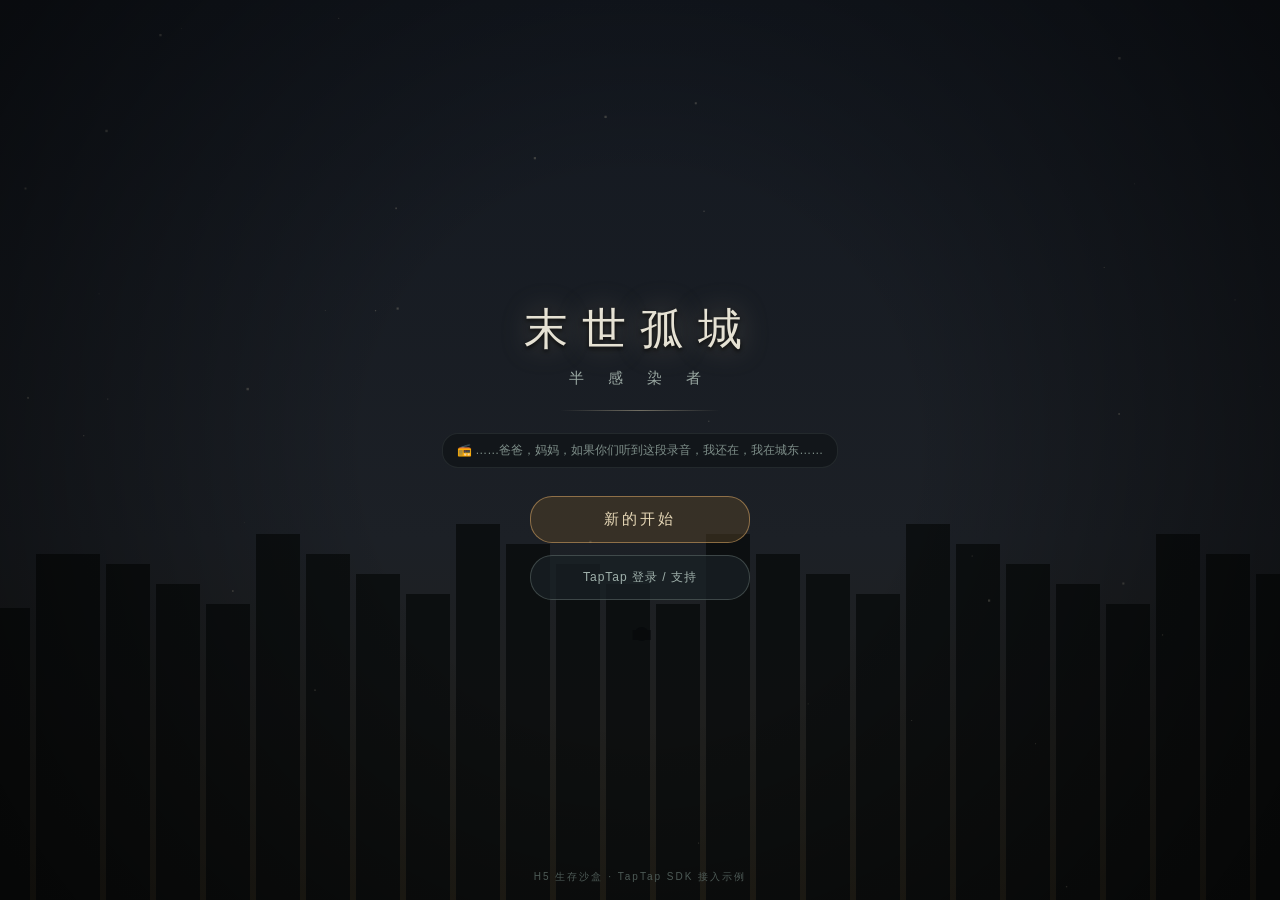
<file: index.html>
<!DOCTYPE html>
<html lang="zh-CN">
<head>
<meta charset="UTF-8">
<meta name="viewport" content="width=device-width, initial-scale=1.0, maximum-scale=1.0, user-scalable=no, viewport-fit=cover">
<meta name="apple-mobile-web-app-capable" content="yes">
<meta name="theme-color" content="#0b0e12">
<title>末世孤城 · 半感染者</title>
<link rel="stylesheet" href="css/style.css">
</head>
<body>
<div id="app">
  <canvas id="game"></canvas>

  <!-- 顶部 HUD -->
  <div id="hud" class="hidden">
    <div id="hud-top">
      <div class="stat-block">
        <div class="stat-row">
          <span class="stat-label">生命</span>
          <div class="bar"><div id="bar-hp" class="bar-fill hp"></div></div>
          <span id="txt-hp" class="stat-num"></span>
        </div>
        <div class="stat-row">
          <span class="stat-label">感染</span>
          <div class="bar"><div id="bar-inf" class="bar-fill inf"></div></div>
          <span id="txt-inf" class="stat-num"></span>
        </div>
        <div class="stat-row">
          <span class="stat-label">饥饿</span>
          <div class="bar"><div id="bar-hun" class="bar-fill hun"></div></div>
          <span id="txt-hun" class="stat-num"></span>
        </div>
        <div class="stat-row">
          <span class="stat-label">口渴</span>
          <div class="bar"><div id="bar-thi" class="bar-fill thi"></div></div>
          <span id="txt-thi" class="stat-num"></span>
        </div>
        <div class="stat-row">
          <span class="stat-label">体力</span>
          <div class="bar"><div id="bar-en" class="bar-fill en"></div></div>
          <span id="txt-en" class="stat-num"></span>
        </div>
      </div>
      <div id="day-info">
        <div id="txt-day">第 1 天</div>
        <div id="txt-weather">阴</div>
      </div>
      <div id="hud-buttons">
        <button class="hud-btn" id="btn-bag" title="背包">🎒</button>
        <button class="hud-btn" id="btn-diary" title="日记">📖</button>
        <button class="hud-btn" id="btn-set" title="设置">⚙️</button>
      </div>
    </div>
    <div id="toast-wrap"></div>
  </div>

  <!-- 虚拟摇杆 / 操作按钮 -->
  <div id="controls" class="hidden">
    <div id="joystick-zone">
      <div id="joystick"><div id="joystick-knob"></div></div>
    </div>
    <div id="action-btns">
      <button class="act-btn" id="btn-atk">🗡</button>
      <button class="act-btn" id="btn-interact">✋</button>
      <button class="act-btn" id="btn-skill" title="尸化之爪">🩸</button>
    </div>
  </div>

  <!-- 弹窗层 -->
  <div id="modal-mask" class="hidden">
    <div id="modal">
      <div id="modal-title"></div>
      <div id="modal-body"></div>
      <div id="modal-btns"></div>
    </div>
  </div>

  <!-- 背包面板 -->
  <div id="panel-bag" class="panel hidden">
    <div class="panel-head"><span>背包</span><button class="panel-close" data-close="bag">×</button></div>
    <div id="bag-grid" class="grid"></div>
  </div>

  <!-- 日记面板 -->
  <div id="panel-diary" class="panel hidden">
    <div class="panel-head"><span>废墟日记 · 阿岚的笔记</span><button class="panel-close" data-close="diary">×</button></div>
    <div id="diary-list"></div>
  </div>

  <!-- 设置面板 -->
  <div id="panel-set" class="panel hidden">
    <div class="panel-head"><span>设置</span><button class="panel-close" data-close="set">×</button></div>
    <div class="set-row"><span>音效</span><button id="set-sfx" class="toggle-btn">开</button></div>
    <div class="set-row"><span>音乐</span><button id="set-music" class="toggle-btn">开</button></div>
    <div class="set-row"><span>屏幕震动</span><button id="set-shake" class="toggle-btn">开</button></div>
    <div class="set-row"><span>TapTap</span><button id="btn-tap" class="toggle-btn">未登录</button></div>
    <div class="set-row"><span>游戏存档</span><button id="btn-save" class="toggle-btn">已自动保存</button></div>
    <button class="set-danger" id="btn-reset">清除存档并重开</button>
  </div>

  <!-- 度过一天转场 -->
  <div id="daypass" class="hidden">
    <div id="daypass-inner">
      <div id="daypass-day"></div>
      <div id="daypass-weather"></div>
      <div id="daypass-line"></div>
    </div>
  </div>

  <!-- 结局画面 -->
  <div id="ending" class="hidden">
    <div id="ending-inner">
      <div id="ending-title"></div>
      <div id="ending-text"></div>
      <button id="btn-ending-restart">重新开始</button>
    </div>
  </div>

  <div id="loading">
    <div id="loading-text">风穿过钢筋水泥的缝隙…</div>
  </div>
</div>

<!-- 官方 TapTap H5 SDK 从这里接入（可选，见 docs/taptap-sdk.md） -->
<!-- <script src="https://lf3-cdn-tos.bytecdntp.com/cdn/expire-1-M/tap-web-sdk/.../tap-web-sdk.min.js"></script> -->
<script src="js/utils.js"></script>
<script src="js/config.js"></script>
<script src="js/audio.js"></script>
<script src="js/save.js"></script>
<script src="js/sdk/taptap.js"></script>
<script src="js/state.js"></script>
<script src="js/input.js"></script>
<script src="js/ui.js"></script>
<script src="js/entities.js"></script>
<script src="js/scenes/menu.js"></script>
<script src="js/scenes/base.js"></script>
<script src="js/scenes/scavenge.js"></script>
<script src="js/main.js"></script>

  <!-- 横屏引导：手机竖屏时提示旋转 -->
  <div id="rotate-overlay">
    <div>
      <span class="rot">📱</span>
      <div class="t1">请旋转手机 · 横屏游玩</div>
      <div class="t2">竖屏会挡住部分操作，横过来体验最佳</div>
      <button id="rotate-dismiss">仍要竖屏游玩</button>
    </div>
  </div>
</body>
</html>
</file>
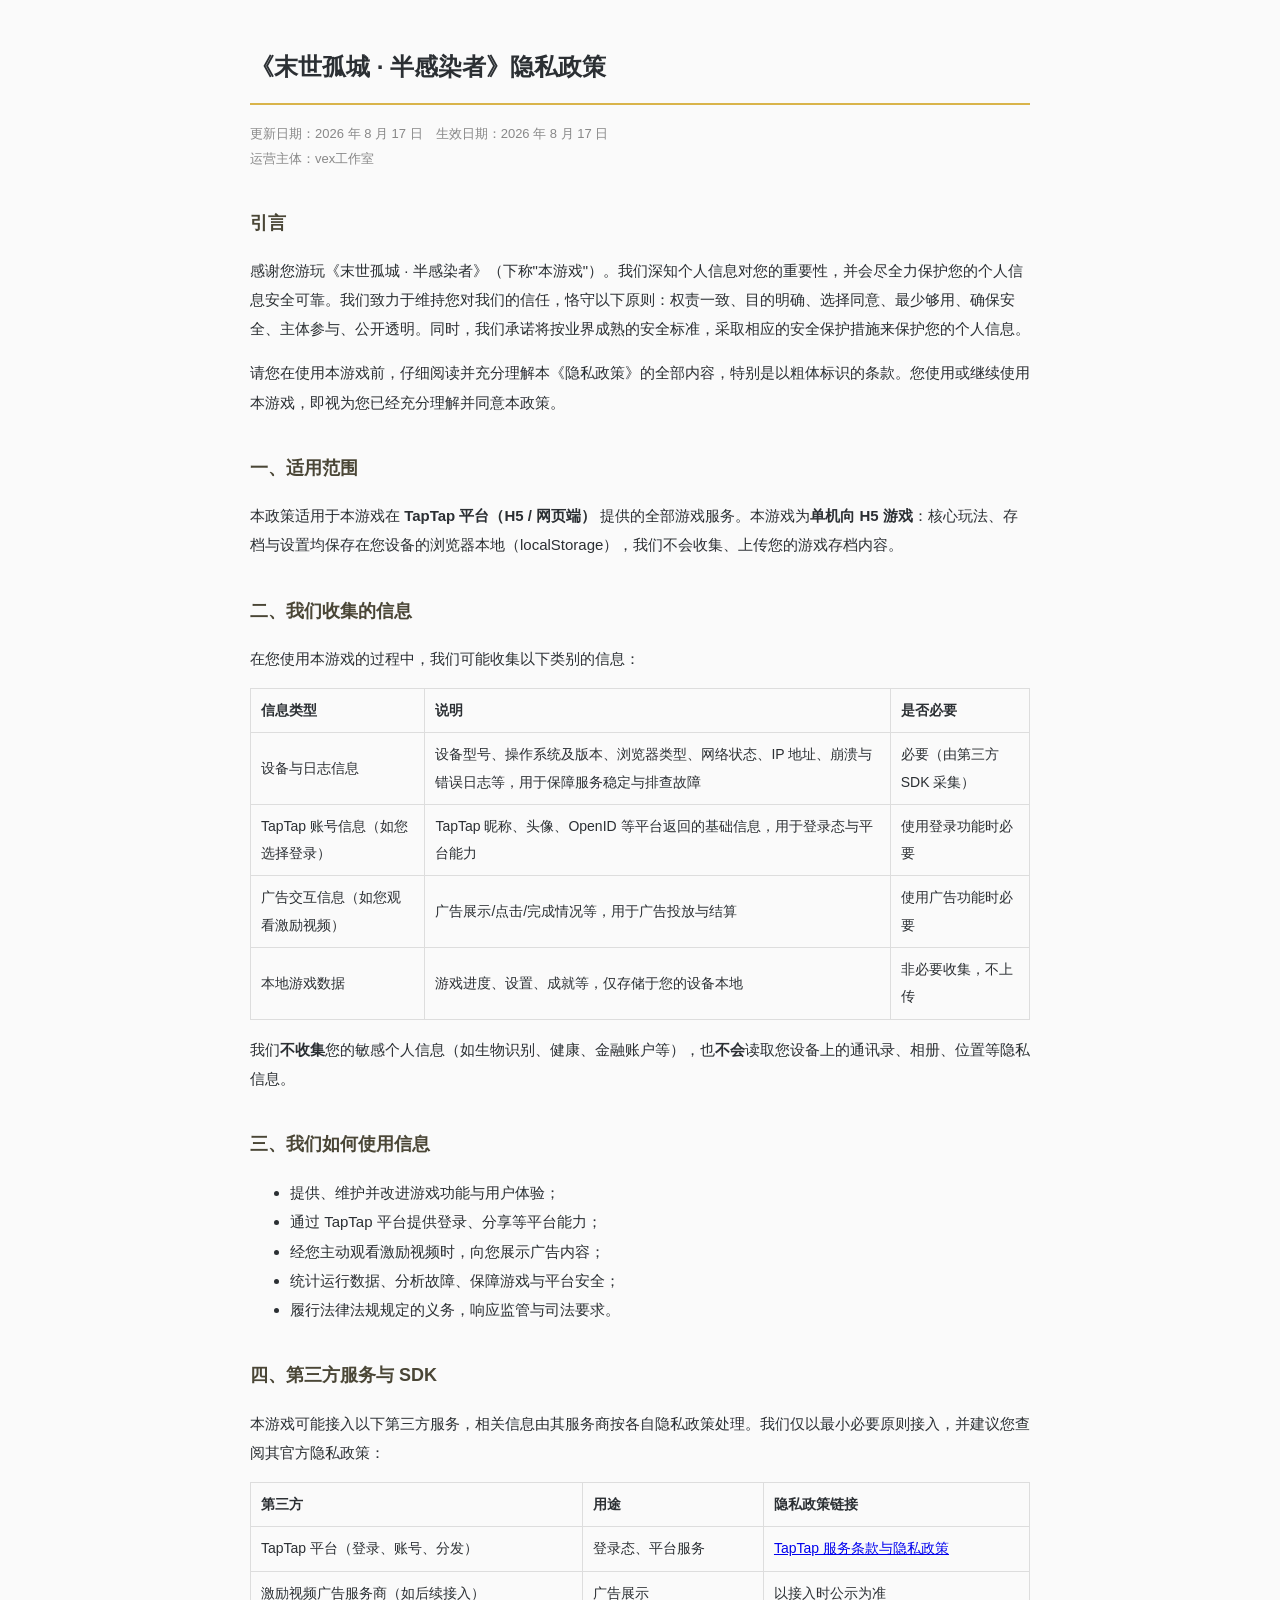
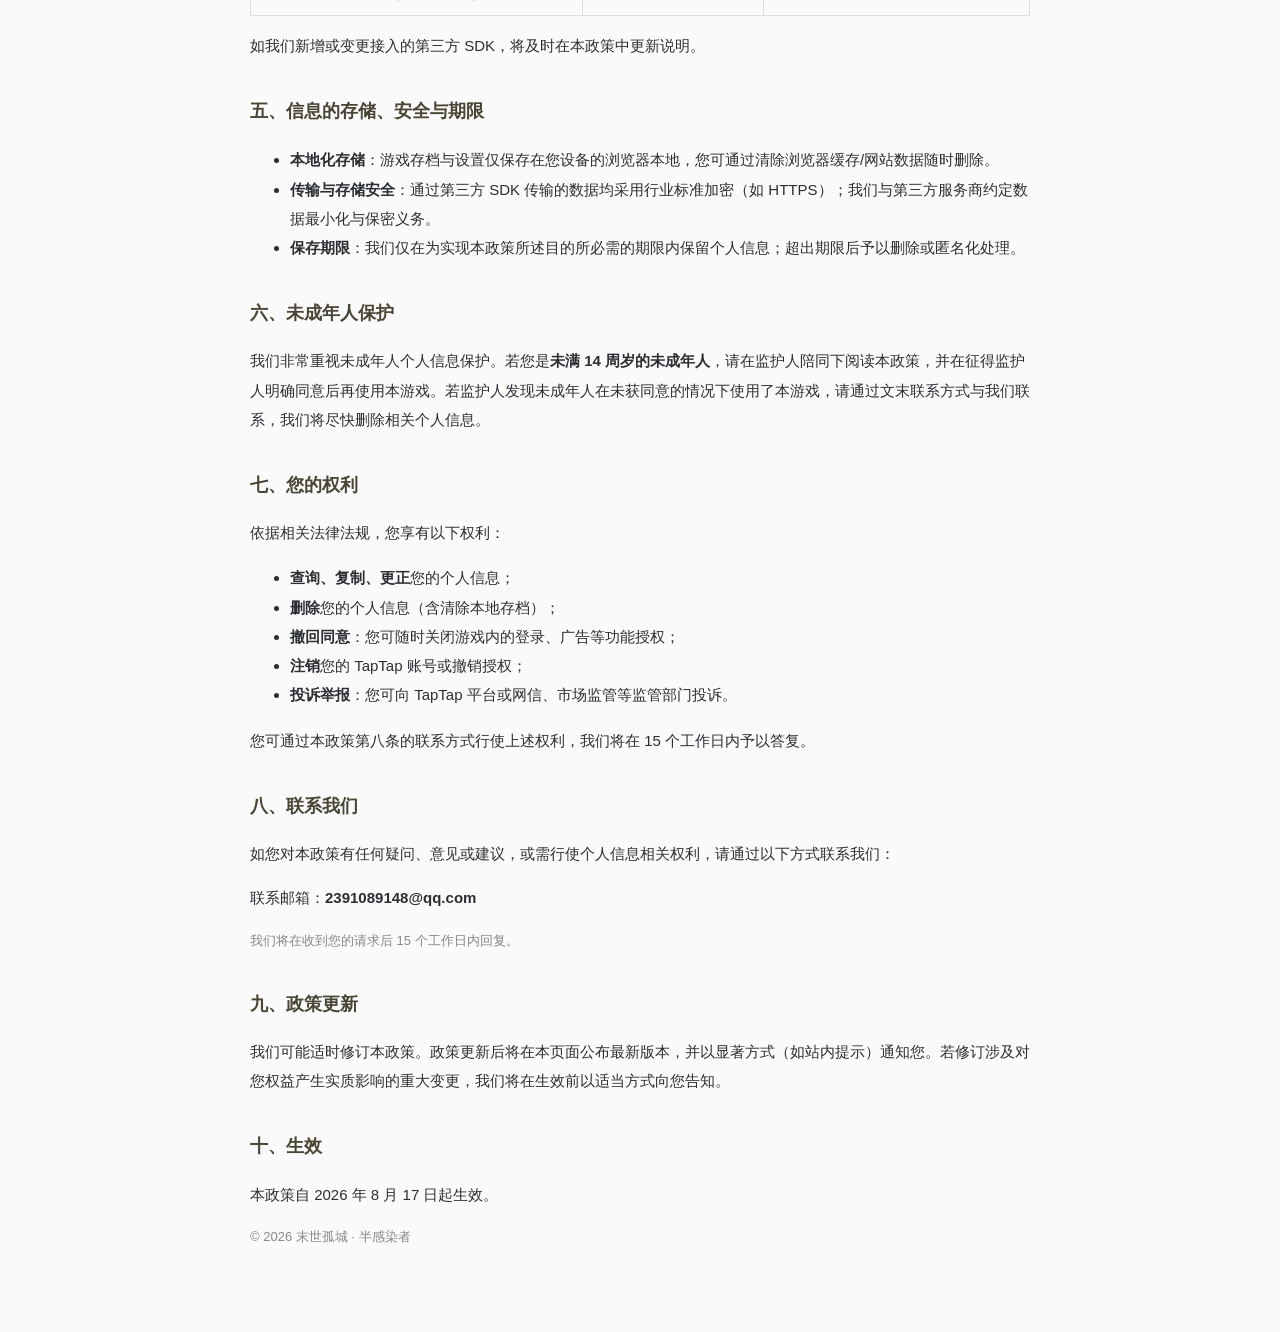
<file: moshi.html>
<!DOCTYPE html>
<html lang="zh-CN">
<head>
<meta charset="UTF-8">
<meta name="viewport" content="width=device-width, initial-scale=1.0">
<title>《末世孤城 · 半感染者》隐私政策</title>
<style>
  body { font-family: "PingFang SC","Microsoft YaHei","Noto Sans SC",sans-serif; max-width: 780px; margin: 0 auto; padding: 28px 20px 70px; color: #2b2f33; line-height: 1.95; background: #fafafa; }
  h1 { font-size: 24px; border-bottom: 2px solid #d9b44a; padding-bottom: 12px; }
  h2 { font-size: 18px; margin-top: 34px; color: #4a4636; }
  p, li { font-size: 15px; }
  .muted { color: #888; font-size: 13px; }
  table { border-collapse: collapse; width: 100%; font-size: 14px; }
  th, td { border: 1px solid #ddd; padding: 8px 10px; text-align: left; }
</style>
</head>
<body>
<h1>《末世孤城 · 半感染者》隐私政策</h1>
<p class="muted">更新日期：2026 年 8 月 17 日　生效日期：2026 年 8 月 17 日<br>运营主体：vex工作室</p>

<h2>引言</h2>
<p>感谢您游玩《末世孤城 · 半感染者》（下称"本游戏"）。我们深知个人信息对您的重要性，并会尽全力保护您的个人信息安全可靠。我们致力于维持您对我们的信任，恪守以下原则：权责一致、目的明确、选择同意、最少够用、确保安全、主体参与、公开透明。同时，我们承诺将按业界成熟的安全标准，采取相应的安全保护措施来保护您的个人信息。</p>
<p>请您在使用本游戏前，仔细阅读并充分理解本《隐私政策》的全部内容，特别是以粗体标识的条款。您使用或继续使用本游戏，即视为您已经充分理解并同意本政策。</p>

<h2>一、适用范围</h2>
<p>本政策适用于本游戏在 <b>TapTap 平台（H5 / 网页端）</b> 提供的全部游戏服务。本游戏为<b>单机向 H5 游戏</b>：核心玩法、存档与设置均保存在您设备的浏览器本地（localStorage），我们不会收集、上传您的游戏存档内容。</p>

<h2>二、我们收集的信息</h2>
<p>在您使用本游戏的过程中，我们可能收集以下类别的信息：</p>
<table>
  <tr><th>信息类型</th><th>说明</th><th>是否必要</th></tr>
  <tr><td>设备与日志信息</td><td>设备型号、操作系统及版本、浏览器类型、网络状态、IP 地址、崩溃与错误日志等，用于保障服务稳定与排查故障</td><td>必要（由第三方 SDK 采集）</td></tr>
  <tr><td>TapTap 账号信息（如您选择登录）</td><td>TapTap 昵称、头像、OpenID 等平台返回的基础信息，用于登录态与平台能力</td><td>使用登录功能时必要</td></tr>
  <tr><td>广告交互信息（如您观看激励视频）</td><td>广告展示/点击/完成情况等，用于广告投放与结算</td><td>使用广告功能时必要</td></tr>
  <tr><td>本地游戏数据</td><td>游戏进度、设置、成就等，仅存储于您的设备本地</td><td>非必要收集，不上传</td></tr>
</table>
<p>我们<b>不收集</b>您的敏感个人信息（如生物识别、健康、金融账户等），也<b>不会</b>读取您设备上的通讯录、相册、位置等隐私信息。</p>

<h2>三、我们如何使用信息</h2>
<ul>
  <li>提供、维护并改进游戏功能与用户体验；</li>
  <li>通过 TapTap 平台提供登录、分享等平台能力；</li>
  <li>经您主动观看激励视频时，向您展示广告内容；</li>
  <li>统计运行数据、分析故障、保障游戏与平台安全；</li>
  <li>履行法律法规规定的义务，响应监管与司法要求。</li>
</ul>

<h2>四、第三方服务与 SDK</h2>
<p>本游戏可能接入以下第三方服务，相关信息由其服务商按各自隐私政策处理。我们仅以最小必要原则接入，并建议您查阅其官方隐私政策：</p>
<table>
  <tr><th>第三方</th><th>用途</th><th>隐私政策链接</th></tr>
  <tr><td>TapTap 平台（登录、账号、分发）</td><td>登录态、平台服务</td><td><a href="https://www.taptap.cn/terms" target="_blank" rel="noopener">TapTap 服务条款与隐私政策</a></td></tr>
  <tr><td>激励视频广告服务商（如后续接入）</td><td>广告展示</td><td>以接入时公示为准</td></tr>
</table>
<p>如我们新增或变更接入的第三方 SDK，将及时在本政策中更新说明。</p>

<h2>五、信息的存储、安全与期限</h2>
<ul>
  <li><b>本地化存储</b>：游戏存档与设置仅保存在您设备的浏览器本地，您可通过清除浏览器缓存/网站数据随时删除。</li>
  <li><b>传输与存储安全</b>：通过第三方 SDK 传输的数据均采用行业标准加密（如 HTTPS）；我们与第三方服务商约定数据最小化与保密义务。</li>
  <li><b>保存期限</b>：我们仅在为实现本政策所述目的所必需的期限内保留个人信息；超出期限后予以删除或匿名化处理。</li>
</ul>

<h2>六、未成年人保护</h2>
<p>我们非常重视未成年人个人信息保护。若您是<b>未满 14 周岁的未成年人</b>，请在监护人陪同下阅读本政策，并在征得监护人明确同意后再使用本游戏。若监护人发现未成年人在未获同意的情况下使用了本游戏，请通过文末联系方式与我们联系，我们将尽快删除相关个人信息。</p>

<h2>七、您的权利</h2>
<p>依据相关法律法规，您享有以下权利：</p>
<ul>
  <li><b>查询、复制、更正</b>您的个人信息；</li>
  <li><b>删除</b>您的个人信息（含清除本地存档）；</li>
  <li><b>撤回同意</b>：您可随时关闭游戏内的登录、广告等功能授权；</li>
  <li><b>注销</b>您的 TapTap 账号或撤销授权；</li>
  <li><b>投诉举报</b>：您可向 TapTap 平台或网信、市场监管等监管部门投诉。</li>
</ul>
<p>您可通过本政策第八条的联系方式行使上述权利，我们将在 15 个工作日内予以答复。</p>

<h2>八、联系我们</h2>
<p>如您对本政策有任何疑问、意见或建议，或需行使个人信息相关权利，请通过以下方式联系我们：</p>
<p>联系邮箱：<b>2391089148@qq.com</b></p>
<p class="muted">我们将在收到您的请求后 15 个工作日内回复。</p>

<h2>九、政策更新</h2>
<p>我们可能适时修订本政策。政策更新后将在本页面公布最新版本，并以显著方式（如站内提示）通知您。若修订涉及对您权益产生实质影响的重大变更，我们将在生效前以适当方式向您告知。</p>

<h2>十、生效</h2>
<p>本政策自 2026 年 8 月 17 日起生效。</p>

<p class="muted">© 2026 末世孤城 · 半感染者</p>
</body>
</html>
</file>
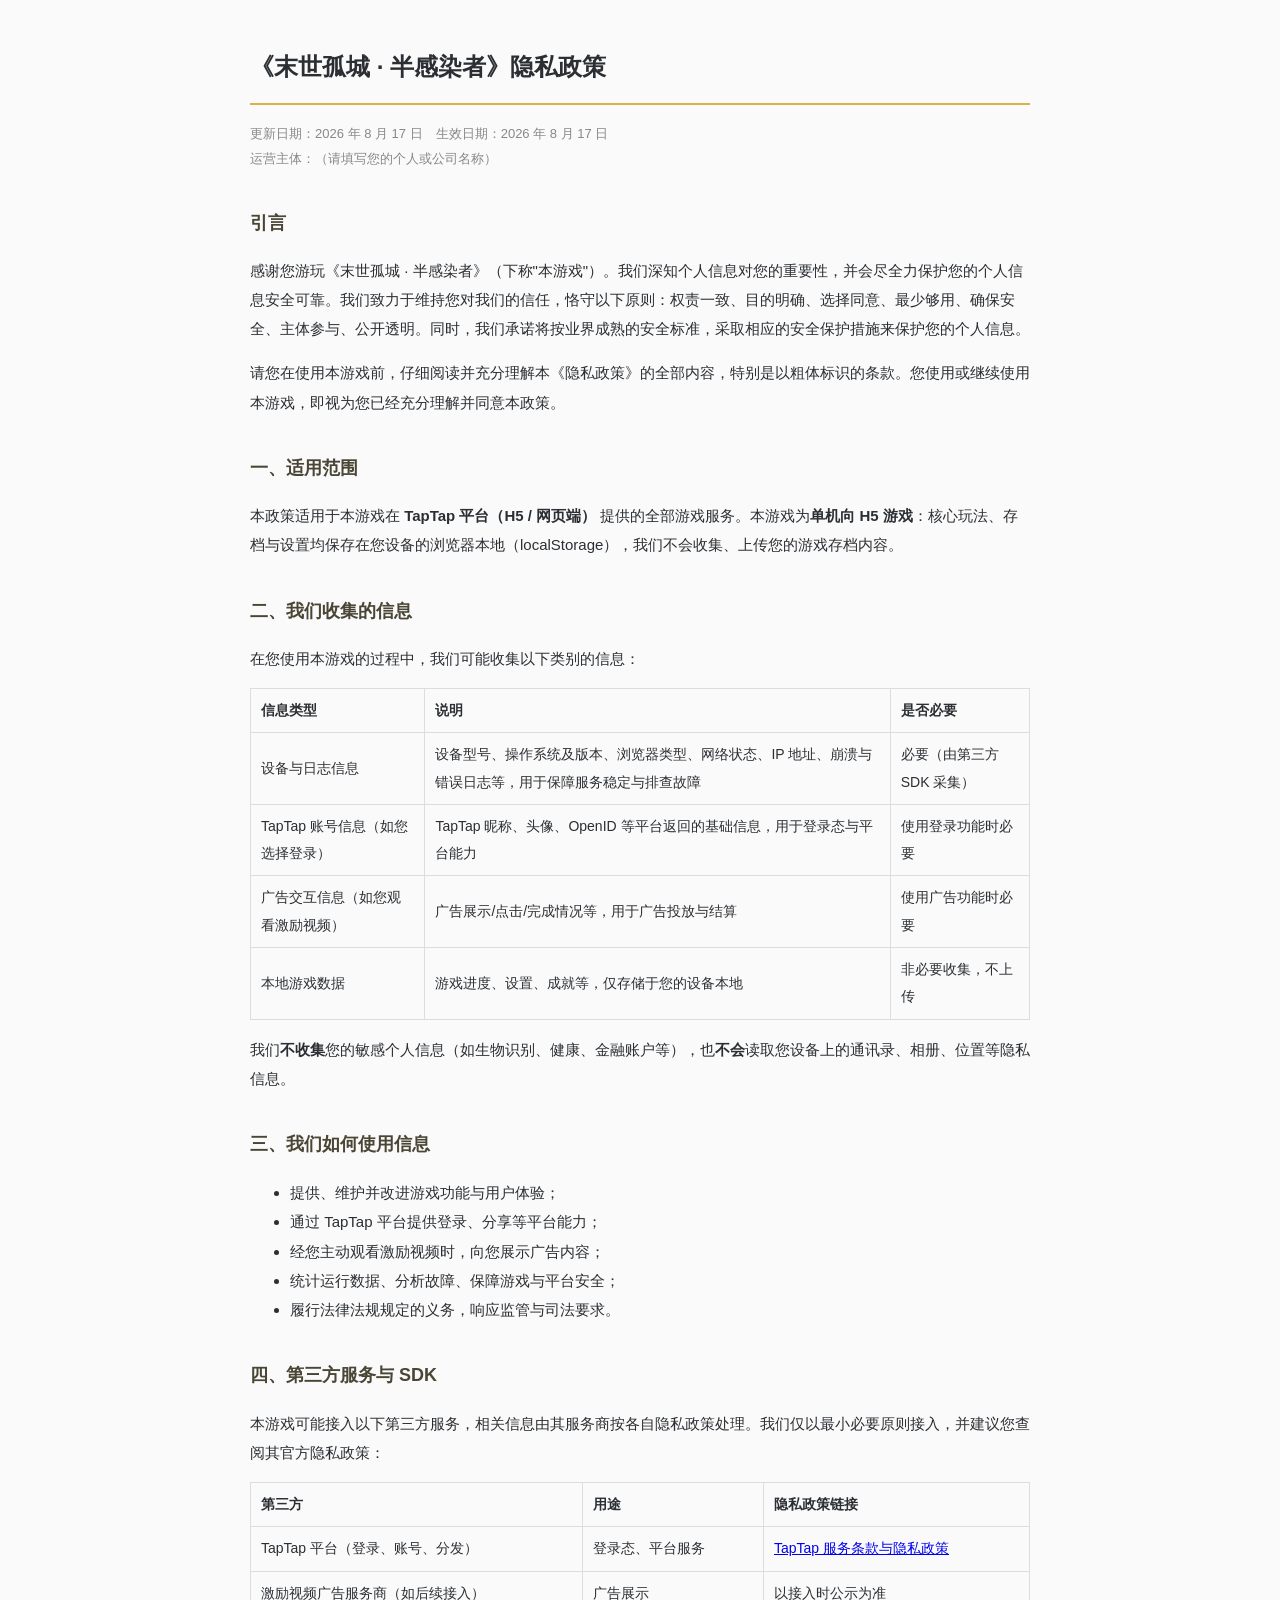
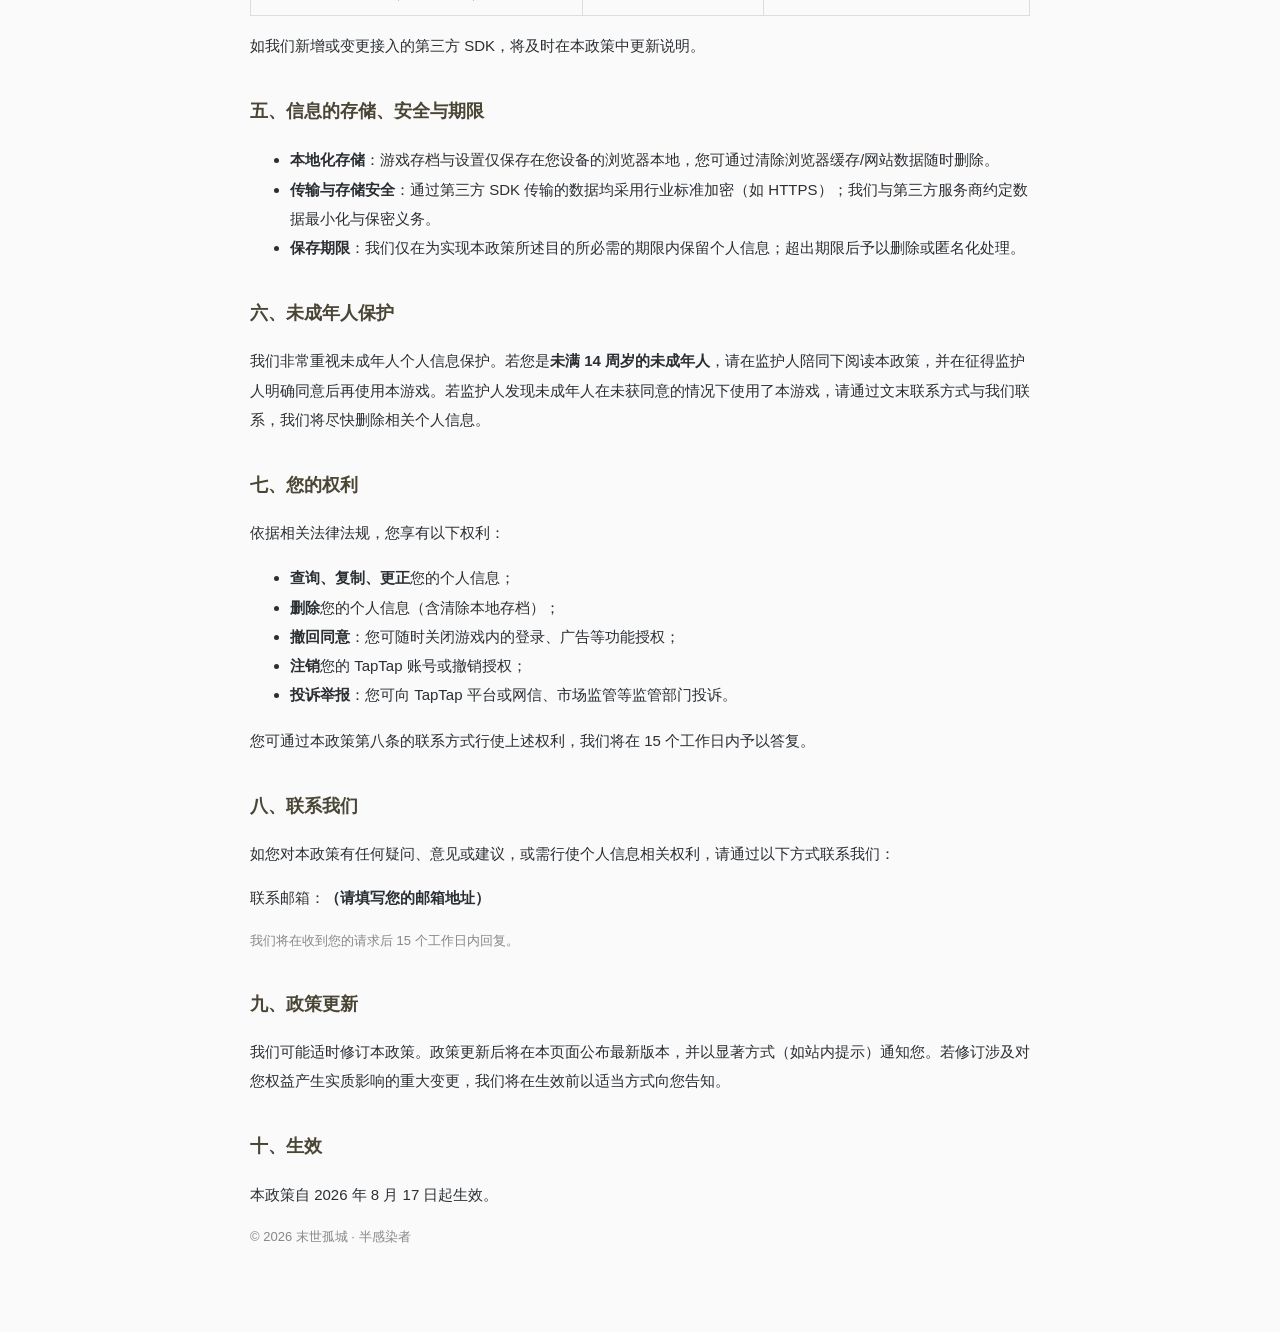
<file: 隐私政策.html>
<!DOCTYPE html>
<html lang="zh-CN">
<head>
<meta charset="UTF-8">
<meta name="viewport" content="width=device-width, initial-scale=1.0">
<title>《末世孤城 · 半感染者》隐私政策</title>
<style>
  body { font-family: "PingFang SC","Microsoft YaHei","Noto Sans SC",sans-serif; max-width: 780px; margin: 0 auto; padding: 28px 20px 70px; color: #2b2f33; line-height: 1.95; background: #fafafa; }
  h1 { font-size: 24px; border-bottom: 2px solid #d9b44a; padding-bottom: 12px; }
  h2 { font-size: 18px; margin-top: 34px; color: #4a4636; }
  p, li { font-size: 15px; }
  .muted { color: #888; font-size: 13px; }
  table { border-collapse: collapse; width: 100%; font-size: 14px; }
  th, td { border: 1px solid #ddd; padding: 8px 10px; text-align: left; }
</style>
</head>
<body>
<h1>《末世孤城 · 半感染者》隐私政策</h1>
<p class="muted">更新日期：2026 年 8 月 17 日　生效日期：2026 年 8 月 17 日<br>运营主体：（请填写您的个人或公司名称）</p>

<h2>引言</h2>
<p>感谢您游玩《末世孤城 · 半感染者》（下称"本游戏"）。我们深知个人信息对您的重要性，并会尽全力保护您的个人信息安全可靠。我们致力于维持您对我们的信任，恪守以下原则：权责一致、目的明确、选择同意、最少够用、确保安全、主体参与、公开透明。同时，我们承诺将按业界成熟的安全标准，采取相应的安全保护措施来保护您的个人信息。</p>
<p>请您在使用本游戏前，仔细阅读并充分理解本《隐私政策》的全部内容，特别是以粗体标识的条款。您使用或继续使用本游戏，即视为您已经充分理解并同意本政策。</p>

<h2>一、适用范围</h2>
<p>本政策适用于本游戏在 <b>TapTap 平台（H5 / 网页端）</b> 提供的全部游戏服务。本游戏为<b>单机向 H5 游戏</b>：核心玩法、存档与设置均保存在您设备的浏览器本地（localStorage），我们不会收集、上传您的游戏存档内容。</p>

<h2>二、我们收集的信息</h2>
<p>在您使用本游戏的过程中，我们可能收集以下类别的信息：</p>
<table>
  <tr><th>信息类型</th><th>说明</th><th>是否必要</th></tr>
  <tr><td>设备与日志信息</td><td>设备型号、操作系统及版本、浏览器类型、网络状态、IP 地址、崩溃与错误日志等，用于保障服务稳定与排查故障</td><td>必要（由第三方 SDK 采集）</td></tr>
  <tr><td>TapTap 账号信息（如您选择登录）</td><td>TapTap 昵称、头像、OpenID 等平台返回的基础信息，用于登录态与平台能力</td><td>使用登录功能时必要</td></tr>
  <tr><td>广告交互信息（如您观看激励视频）</td><td>广告展示/点击/完成情况等，用于广告投放与结算</td><td>使用广告功能时必要</td></tr>
  <tr><td>本地游戏数据</td><td>游戏进度、设置、成就等，仅存储于您的设备本地</td><td>非必要收集，不上传</td></tr>
</table>
<p>我们<b>不收集</b>您的敏感个人信息（如生物识别、健康、金融账户等），也<b>不会</b>读取您设备上的通讯录、相册、位置等隐私信息。</p>

<h2>三、我们如何使用信息</h2>
<ul>
  <li>提供、维护并改进游戏功能与用户体验；</li>
  <li>通过 TapTap 平台提供登录、分享等平台能力；</li>
  <li>经您主动观看激励视频时，向您展示广告内容；</li>
  <li>统计运行数据、分析故障、保障游戏与平台安全；</li>
  <li>履行法律法规规定的义务，响应监管与司法要求。</li>
</ul>

<h2>四、第三方服务与 SDK</h2>
<p>本游戏可能接入以下第三方服务，相关信息由其服务商按各自隐私政策处理。我们仅以最小必要原则接入，并建议您查阅其官方隐私政策：</p>
<table>
  <tr><th>第三方</th><th>用途</th><th>隐私政策链接</th></tr>
  <tr><td>TapTap 平台（登录、账号、分发）</td><td>登录态、平台服务</td><td><a href="https://www.taptap.cn/terms" target="_blank" rel="noopener">TapTap 服务条款与隐私政策</a></td></tr>
  <tr><td>激励视频广告服务商（如后续接入）</td><td>广告展示</td><td>以接入时公示为准</td></tr>
</table>
<p>如我们新增或变更接入的第三方 SDK，将及时在本政策中更新说明。</p>

<h2>五、信息的存储、安全与期限</h2>
<ul>
  <li><b>本地化存储</b>：游戏存档与设置仅保存在您设备的浏览器本地，您可通过清除浏览器缓存/网站数据随时删除。</li>
  <li><b>传输与存储安全</b>：通过第三方 SDK 传输的数据均采用行业标准加密（如 HTTPS）；我们与第三方服务商约定数据最小化与保密义务。</li>
  <li><b>保存期限</b>：我们仅在为实现本政策所述目的所必需的期限内保留个人信息；超出期限后予以删除或匿名化处理。</li>
</ul>

<h2>六、未成年人保护</h2>
<p>我们非常重视未成年人个人信息保护。若您是<b>未满 14 周岁的未成年人</b>，请在监护人陪同下阅读本政策，并在征得监护人明确同意后再使用本游戏。若监护人发现未成年人在未获同意的情况下使用了本游戏，请通过文末联系方式与我们联系，我们将尽快删除相关个人信息。</p>

<h2>七、您的权利</h2>
<p>依据相关法律法规，您享有以下权利：</p>
<ul>
  <li><b>查询、复制、更正</b>您的个人信息；</li>
  <li><b>删除</b>您的个人信息（含清除本地存档）；</li>
  <li><b>撤回同意</b>：您可随时关闭游戏内的登录、广告等功能授权；</li>
  <li><b>注销</b>您的 TapTap 账号或撤销授权；</li>
  <li><b>投诉举报</b>：您可向 TapTap 平台或网信、市场监管等监管部门投诉。</li>
</ul>
<p>您可通过本政策第八条的联系方式行使上述权利，我们将在 15 个工作日内予以答复。</p>

<h2>八、联系我们</h2>
<p>如您对本政策有任何疑问、意见或建议，或需行使个人信息相关权利，请通过以下方式联系我们：</p>
<p>联系邮箱：<b>（请填写您的邮箱地址）</b></p>
<p class="muted">我们将在收到您的请求后 15 个工作日内回复。</p>

<h2>九、政策更新</h2>
<p>我们可能适时修订本政策。政策更新后将在本页面公布最新版本，并以显著方式（如站内提示）通知您。若修订涉及对您权益产生实质影响的重大变更，我们将在生效前以适当方式向您告知。</p>

<h2>十、生效</h2>
<p>本政策自 2026 年 8 月 17 日起生效。</p>

<p class="muted">© 2026 末世孤城 · 半感染者</p>
</body>
</html>
</file>
<file: css/style.css>
/* ========== 末世孤城 · 半感染者 样式 ========== */
* { margin: 0; padding: 0; box-sizing: border-box; -webkit-tap-highlight-color: transparent; }

html, body {
  width: 100%; height: 100%;
  overflow: hidden;
  background: #05070a;
  color: #c9d1cf;
  font-family: "PingFang SC", "Microsoft YaHei", "Noto Sans SC", sans-serif;
  user-select: none; -webkit-user-select: none;
  touch-action: none;
}

#app { position: fixed; inset: 0; }

canvas#game {
  position: absolute; inset: 0;
  width: 100%; height: 100%;
  display: block;
  background: #0b0e12;
}

.hidden { display: none !important; }

/* ========== HUD ========== */
#hud { position: absolute; inset: 0; pointer-events: none; z-index: 10; }
#hud-top {
  position: absolute; top: 0; left: 0; right: 0;
  display: flex; justify-content: space-between; align-items: flex-start;
  padding: 8px 10px;
  padding-top: calc(8px + env(safe-area-inset-top));
  pointer-events: auto;
  background: linear-gradient(to bottom, rgba(0,0,0,.62), rgba(0,0,0,0));
}
.stat-block { width: 46%; max-width: 240px; }
.stat-row { display: flex; align-items: center; gap: 6px; margin-bottom: 3px; }
.stat-label { font-size: 10px; width: 28px; color: #9fb0ab; text-align: right; }
.bar { flex: 1; height: 8px; background: rgba(255,255,255,.09); border-radius: 4px; overflow: hidden; }
.bar-fill { height: 100%; width: 100%; border-radius: 4px; transition: width .25s; }
.bar-fill.hp { background: linear-gradient(90deg,#8a4b3a,#d96a4a); }
.bar-fill.inf { background: linear-gradient(90deg,#4a2b6a,#a45ad9); }
.bar-fill.hun { background: linear-gradient(90deg,#7a6a3a,#d9b44a); }
.bar-fill.thi { background: linear-gradient(90deg,#3a5a7a,#4a9ad9); }
.bar-fill.en { background: linear-gradient(90deg,#3a7a5a,#4ad98a); }
.stat-num { font-size: 10px; width: 30px; color: #cfd8d5; }

#day-info { text-align: center; padding-top: 2px; }
#txt-day { font-size: 14px; letter-spacing: 2px; color: #e8ecea; text-shadow: 0 1px 3px #000; }
#txt-weather { font-size: 11px; color: #8fa09b; margin-top: 2px; }

#hud-buttons { display: flex; gap: 8px; }
.hud-btn {
  width: 42px; height: 42px; border-radius: 10px;
  background: rgba(20,26,30,.72); border: 1px solid rgba(160,180,175,.18);
  color: #d5dedb; font-size: 18px; cursor: pointer;
}
.hud-btn:active { background: rgba(60,70,75,.8); }

/* ========== Toast ========== */
#toast-wrap { position: absolute; top: 84px; left: 0; right: 0; display: flex; flex-direction: column; align-items: center; gap: 6px; pointer-events: none; }
.toast {
  background: rgba(10,14,16,.82); border: 1px solid rgba(180,200,190,.14);
  color: #cfd8d5; font-size: 13px; padding: 8px 16px; border-radius: 20px;
  animation: toast-in .3s ease;
  max-width: 86%; text-align: center;
}
.toast.warn { color: #e8b26a; border-color: rgba(232,178,106,.35); }
.toast.purple { color: #c79aee; border-color: rgba(167,90,217,.4); }
@keyframes toast-in { from { opacity: 0; transform: translateY(-8px); } to { opacity: 1; transform: none; } }

/* ========== 操作控件 ========== */
#controls { position: absolute; inset: 0; pointer-events: none; z-index: 20; }
#joystick-zone {
  position: absolute; left: 16px; bottom: calc(18px + env(safe-area-inset-bottom));
  width: 128px; height: 128px;
  background: radial-gradient(circle, rgba(255,255,255,.05) 0%, rgba(255,255,255,.02) 70%);
  border: 1px solid rgba(255,255,255,.08); border-radius: 50%;
  pointer-events: auto;
}
#joystick { position: absolute; inset: 0; }
#joystick-knob {
  position: absolute; left: 50%; top: 50%;
  width: 52px; height: 52px; margin: -26px 0 0 -26px;
  background: rgba(150,170,165,.22); border: 1px solid rgba(190,210,205,.3);
  border-radius: 50%;
}
#action-btns { position: absolute; right: 14px; bottom: calc(18px + env(safe-area-inset-bottom)); display: flex; gap: 10px; }
.act-btn {
  width: 60px; height: 60px; border-radius: 50%;
  background: rgba(20,26,30,.75); border: 1px solid rgba(180,200,190,.2);
  color: #e2e9e6; font-size: 24px; cursor: pointer;
  box-shadow: 0 2px 8px rgba(0,0,0,.5);
  pointer-events: auto;
}
.act-btn:active { background: rgba(70,80,85,.85); transform: scale(.94); }
.act-btn.cooldown { opacity: .4; }

/* ========== 横屏适配（手机横版游玩） ========== */
@media (orientation: landscape) and (max-height: 560px) {
  /* 顶部 HUD 更紧凑，给游戏画面让出高度 */
  #hud-top { padding: 6px 10px; }
  .stat-row { margin-bottom: 2px; }
  .stat-label { font-size: 9px; width: 24px; }
  .bar { height: 7px; }
  .stat-num { font-size: 9px; width: 26px; }
  #txt-day { font-size: 12px; }
  #txt-weather { font-size: 10px; margin-top: 1px; }
  .hud-btn { width: 34px; height: 34px; font-size: 15px; }

  /* 摇杆缩小，贴左；按钮缩小贴右，避免遮挡画面中心 */
  #joystick-zone { left: 12px; bottom: 12px; width: 104px; height: 104px; }
  #joystick-knob { width: 42px; height: 42px; margin: -21px 0 0 -21px; }
  #action-btns { right: 10px; bottom: 12px; gap: 8px; }
  .act-btn { width: 52px; height: 52px; font-size: 20px; }

  /* 提示与弹窗居中偏上，避开摇杆区 */
  #toast-wrap { top: 52px; }
  #modal { max-height: 78vh; }

  /* 面板高度适配 */
  .panel { top: 48px; bottom: 10px; }
}

/* 横屏且高度极小（游戏机/平板横持）进一步压缩 */
@media (orientation: landscape) and (max-height: 420px) {
  #joystick-zone { width: 88px; height: 88px; }
  #joystick-knob { width: 36px; height: 36px; margin: -18px 0 0 -18px; }
  .act-btn { width: 44px; height: 44px; font-size: 17px; }
  #hud-top { padding: 4px 8px; }
}

/* ========== 弹窗 ========== */
#modal-mask {
  position: absolute; inset: 0; z-index: 30;
  background: rgba(4,6,8,.72);
  display: flex; align-items: center; justify-content: center;
}
#modal {
  width: 88%; max-width: 460px; max-height: 80vh;
  background: linear-gradient(160deg, rgba(22,28,32,.97), rgba(12,16,19,.97));
  border: 1px solid rgba(170,190,182,.18);
  border-radius: 14px; padding: 18px; overflow-y: auto;
  box-shadow: 0 10px 40px rgba(0,0,0,.6);
}
#modal-title { font-size: 18px; color: #e6ece9; letter-spacing: 2px; margin-bottom: 12px; border-bottom: 1px solid rgba(170,190,182,.12); padding-bottom: 10px; }
#modal-body { font-size: 14px; line-height: 1.8; color: #b7c2be; }
#modal-body .desc { color: #8fa09b; font-size: 12px; }
#modal-body .need { color: #e8b26a; }
#modal-body .have { color: #9fd8b4; }
#modal-btns { margin-top: 16px; display: flex; flex-direction: column; gap: 8px; }
#modal-btns .mbtn {
  width: 100%; padding: 11px; border-radius: 10px;
  background: rgba(60,80,75,.4); border: 1px solid rgba(170,190,182,.2);
  color: #dde5e2; font-size: 15px; cursor: pointer; text-align: left;
}
#modal-btns .mbtn:active { background: rgba(80,100,95,.5); }
#modal-btns .mbtn.disabled { opacity: .38; pointer-events: none; }
#modal-btns .mbtn.primary { background: rgba(90,70,40,.55); border-color: rgba(232,178,106,.4); }

/* ========== 面板 ========== */
.panel {
  position: absolute; z-index: 35;
  top: 64px; right: 10px; bottom: 10px; width: 300px; max-width: 92%;
  background: linear-gradient(160deg, rgba(22,28,32,.97), rgba(12,16,19,.97));
  border: 1px solid rgba(170,190,182,.16);
  border-radius: 14px; padding: 14px;
  display: flex; flex-direction: column;
  box-shadow: 0 10px 40px rgba(0,0,0,.6);
}
.panel-head { display: flex; justify-content: space-between; align-items: center; margin-bottom: 10px; font-size: 15px; color: #e6ece9; letter-spacing: 1px; }
.panel-close { background: none; border: none; color: #9fb0ab; font-size: 22px; cursor: pointer; }
.grid { flex: 1; overflow-y: auto; display: grid; grid-template-columns: 1fr 1fr; gap: 8px; }
.bag-item {
  background: rgba(40,50,50,.5); border: 1px solid rgba(170,190,182,.12);
  border-radius: 10px; padding: 8px; font-size: 12px; cursor: pointer;
}
.bag-item .i-name { color: #dde5e2; font-size: 13px; }
.bag-item .i-num { color: #8fa09b; float: right; }
.bag-item .i-desc { color: #7d8d88; font-size: 11px; margin-top: 3px; min-height: 30px; }
.bag-item.selected { border-color: rgba(232,178,106,.5); background: rgba(90,70,40,.35); }

#diary-list { flex: 1; overflow-y: auto; display: flex; flex-direction: column; gap: 10px; }
.diary-entry {
  background: rgba(40,50,50,.4); border: 1px solid rgba(170,190,182,.1);
  border-radius: 10px; padding: 10px; font-size: 12.5px; line-height: 1.8; color: #b7c2be;
}
.diary-entry .d-head { color: #a78bd0; font-size: 11px; margin-bottom: 4px; letter-spacing: 1px; }

.set-row { display: flex; justify-content: space-between; align-items: center; padding: 12px 2px; border-bottom: 1px solid rgba(170,190,182,.08); font-size: 14px; color: #cfd8d5; }
.toggle-btn {
  min-width: 76px; padding: 6px 12px; border-radius: 8px; font-size: 13px;
  background: rgba(60,80,75,.4); border: 1px solid rgba(170,190,182,.2); color: #dde5e2; cursor: pointer;
}
.set-danger { margin-top: 18px; padding: 10px; border-radius: 10px; background: rgba(110,40,30,.4); border: 1px solid rgba(217,106,74,.4); color: #e8a99a; font-size: 14px; cursor: pointer; }

/* ========== 度过一天转场 ========== */
#daypass {
  position: absolute; inset: 0; z-index: 40;
  background: radial-gradient(ellipse at center, rgba(5,8,12,.72), rgba(3,5,7,.95));
  display: flex; align-items: center; justify-content: center;
  animation: daypass-fade 2.6s ease forwards;
  pointer-events: none;
}
@keyframes daypass-fade {
  0% { opacity: 0; }
  18% { opacity: 1; }
  78% { opacity: 1; }
  100% { opacity: 0; }
}
#daypass-inner { text-align: center; }
#daypass-day { font-size: 34px; letter-spacing: 10px; color: #e6e2d4; text-shadow: 0 0 24px rgba(210,190,150,.3); }
#daypass-weather { font-size: 14px; color: #9fb0ab; margin-top: 14px; letter-spacing: 3px; }
#daypass-line { font-size: 12px; color: #7d8d88; margin-top: 18px; max-width: 72%; margin-left: auto; margin-right: auto; line-height: 1.8; }

/* ========== 结局 ========== */
#ending {
  position: absolute; inset: 0; z-index: 50;
  background: radial-gradient(ellipse at center, rgba(20,10,16,.88), rgba(3,4,6,.97));
  display: flex; align-items: center; justify-content: center;
}
#ending-inner { max-width: 480px; width: 88%; text-align: center; padding: 30px; }
#ending-title { font-size: 30px; letter-spacing: 8px; color: #e6e2da; margin-bottom: 26px; text-shadow: 0 0 20px rgba(200,180,150,.3); }
#ending-text { font-size: 14px; line-height: 2.1; color: #b0bbb7; white-space: pre-wrap; margin-bottom: 30px; }
#ending-text .purple { color: #c79aee; }
#btn-ending-restart {
  padding: 12px 40px; border-radius: 22px; font-size: 15px; letter-spacing: 3px;
  background: rgba(90,70,40,.5); border: 1px solid rgba(232,178,106,.45); color: #e8d9b8; cursor: pointer;
}

/* ========== 加载 ========== */
#loading {
  position: absolute; inset: 0; z-index: 60;
  background: #05070a;
  display: flex; align-items: flex-end; justify-content: center;
  padding-bottom: 18vh;
}
#loading-text { color: #66756f; font-size: 13px; letter-spacing: 3px; animation: fade-slow 3s ease infinite; }
@keyframes fade-slow { 0%,100% { opacity: .4; } 50% { opacity: 1; } }

/* ========== 滚动条 ========== */
::-webkit-scrollbar { width: 4px; }
::-webkit-scrollbar-thumb { background: rgba(170,190,182,.2); border-radius: 2px; }


/* ========== 横屏引导（手机竖屏时提示旋转） ========== */
#rotate-overlay {
  position: fixed; inset: 0; z-index: 99;
  background: radial-gradient(ellipse at center, #0b0e12 0%, #04060a 100%);
  display: none;
  align-items: center; justify-content: center;
  text-align: center;
}
#rotate-overlay .rot { font-size: 64px; display: block; margin-bottom: 20px; animation: rot-spin 1.8s ease-in-out infinite; }
@keyframes rot-spin { 0%,100% { transform: rotate(90deg); } 50% { transform: rotate(270deg); } }
#rotate-overlay .t1 { font-size: 19px; letter-spacing: 4px; color: #d8e0dd; }
#rotate-overlay .t2 { font-size: 12px; margin-top: 10px; color: #7d8d88; letter-spacing: 1px; }
#rotate-overlay button {
  margin-top: 26px; padding: 9px 22px; border-radius: 20px;
  background: rgba(60,80,75,.4); border: 1px solid rgba(170,190,182,.2);
  color: #b7c2be; font-size: 13px; cursor: pointer;
}
@media (orientation: portrait) and (max-width: 900px) {
  #rotate-overlay { display: flex; }
}
@media (orientation: landscape) {
  #rotate-overlay { display: none !important; }
}
</file>
